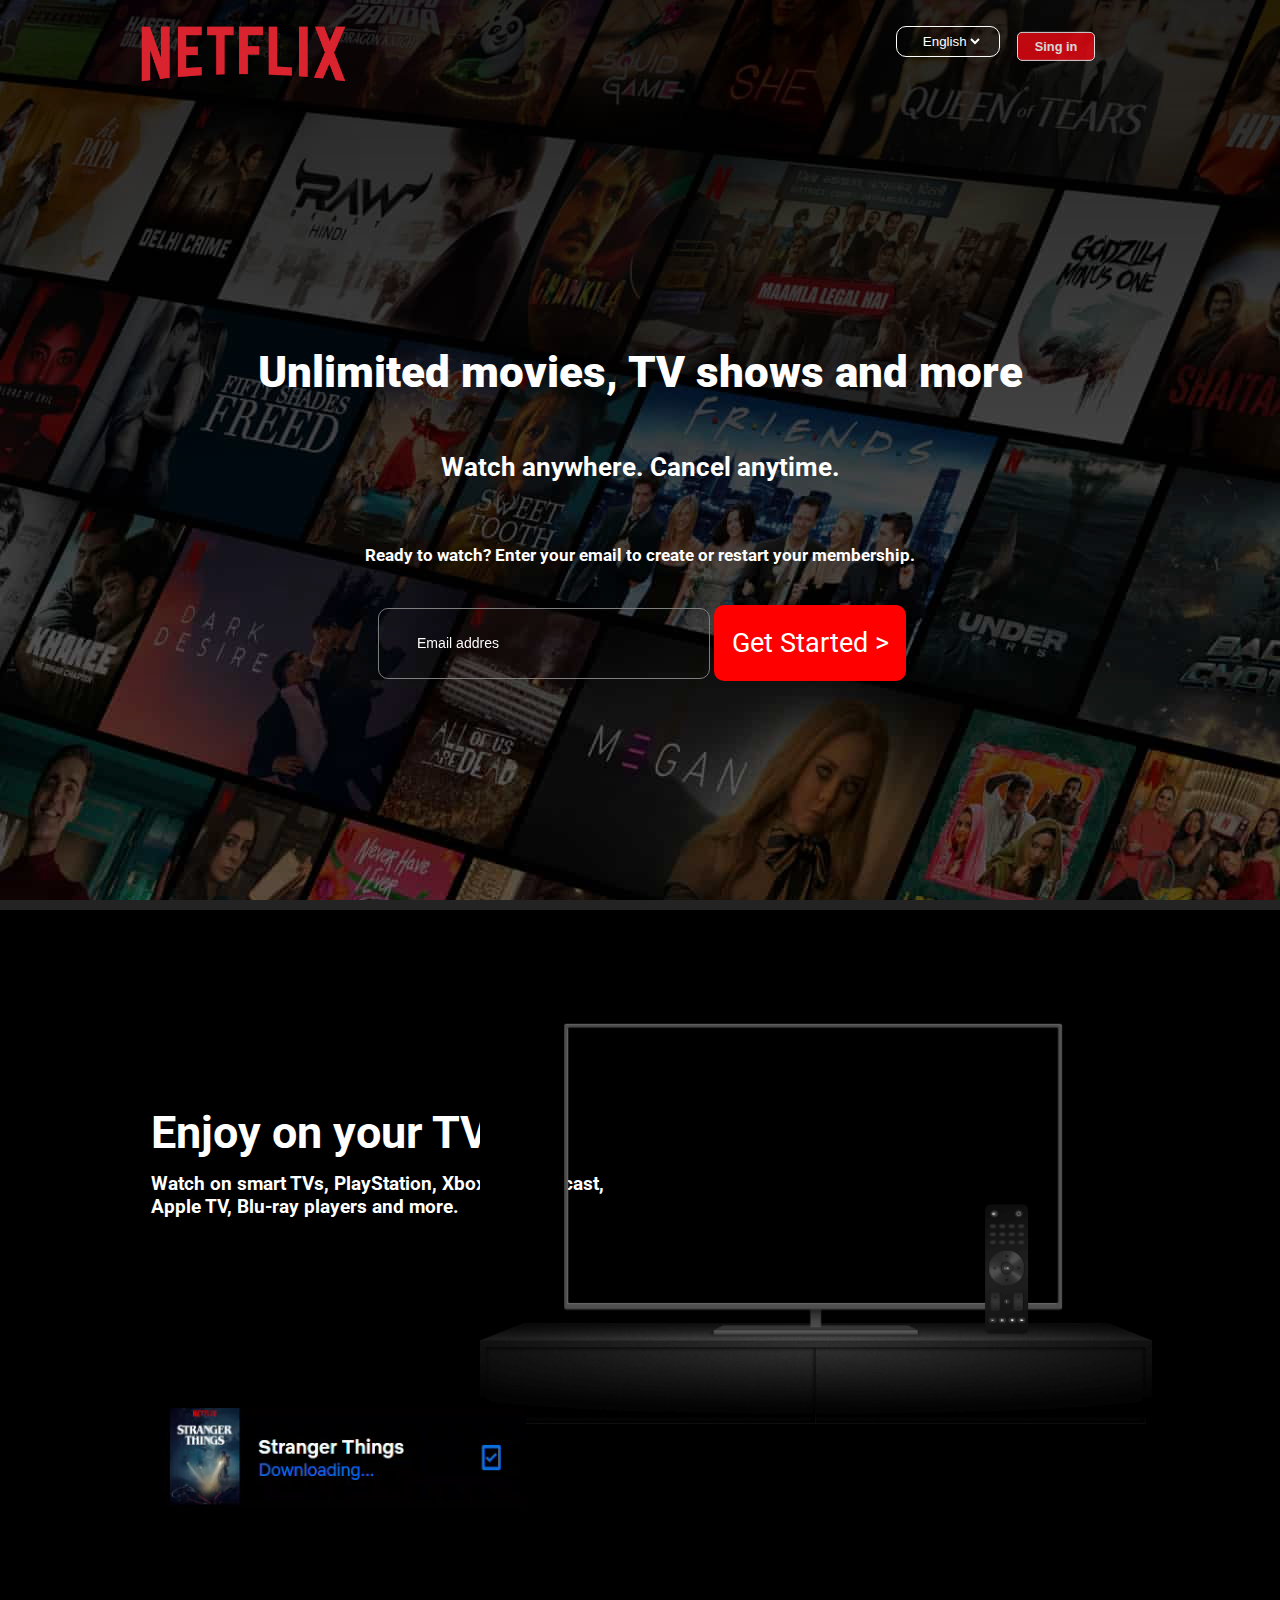
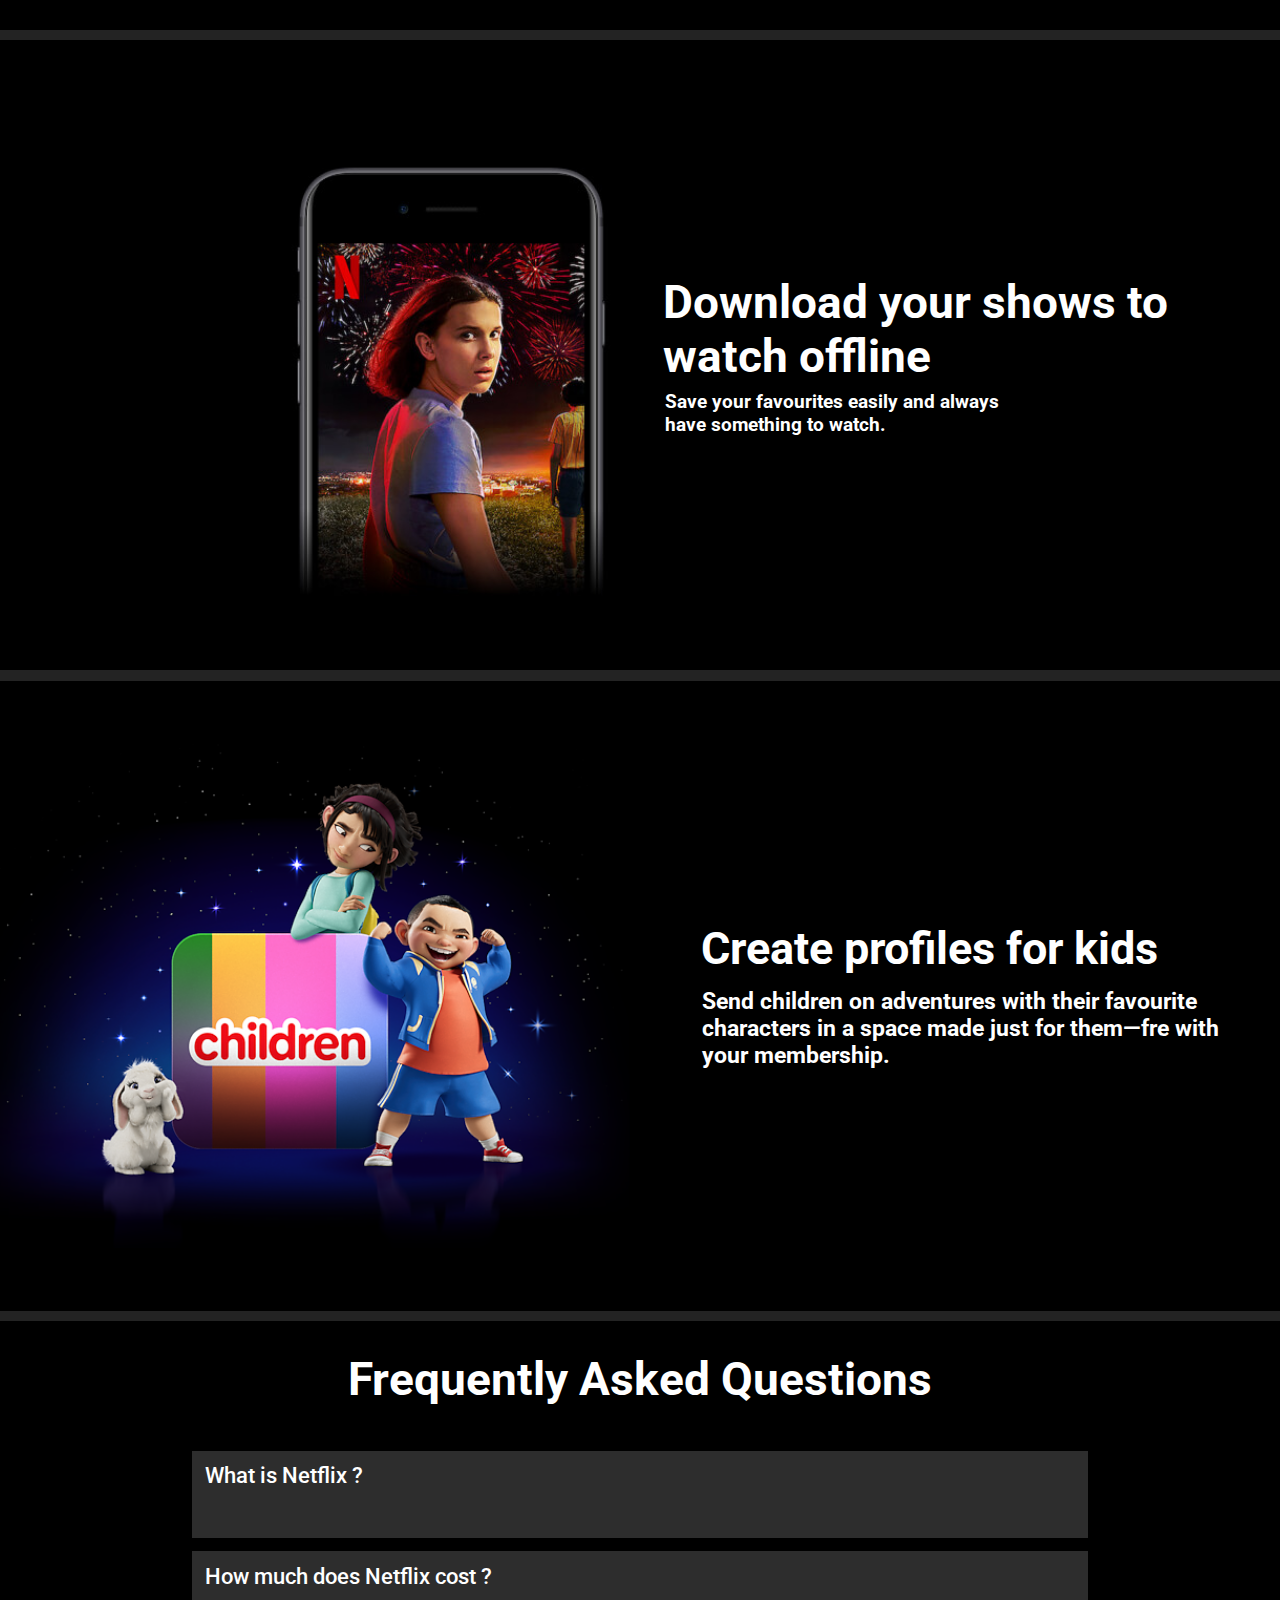
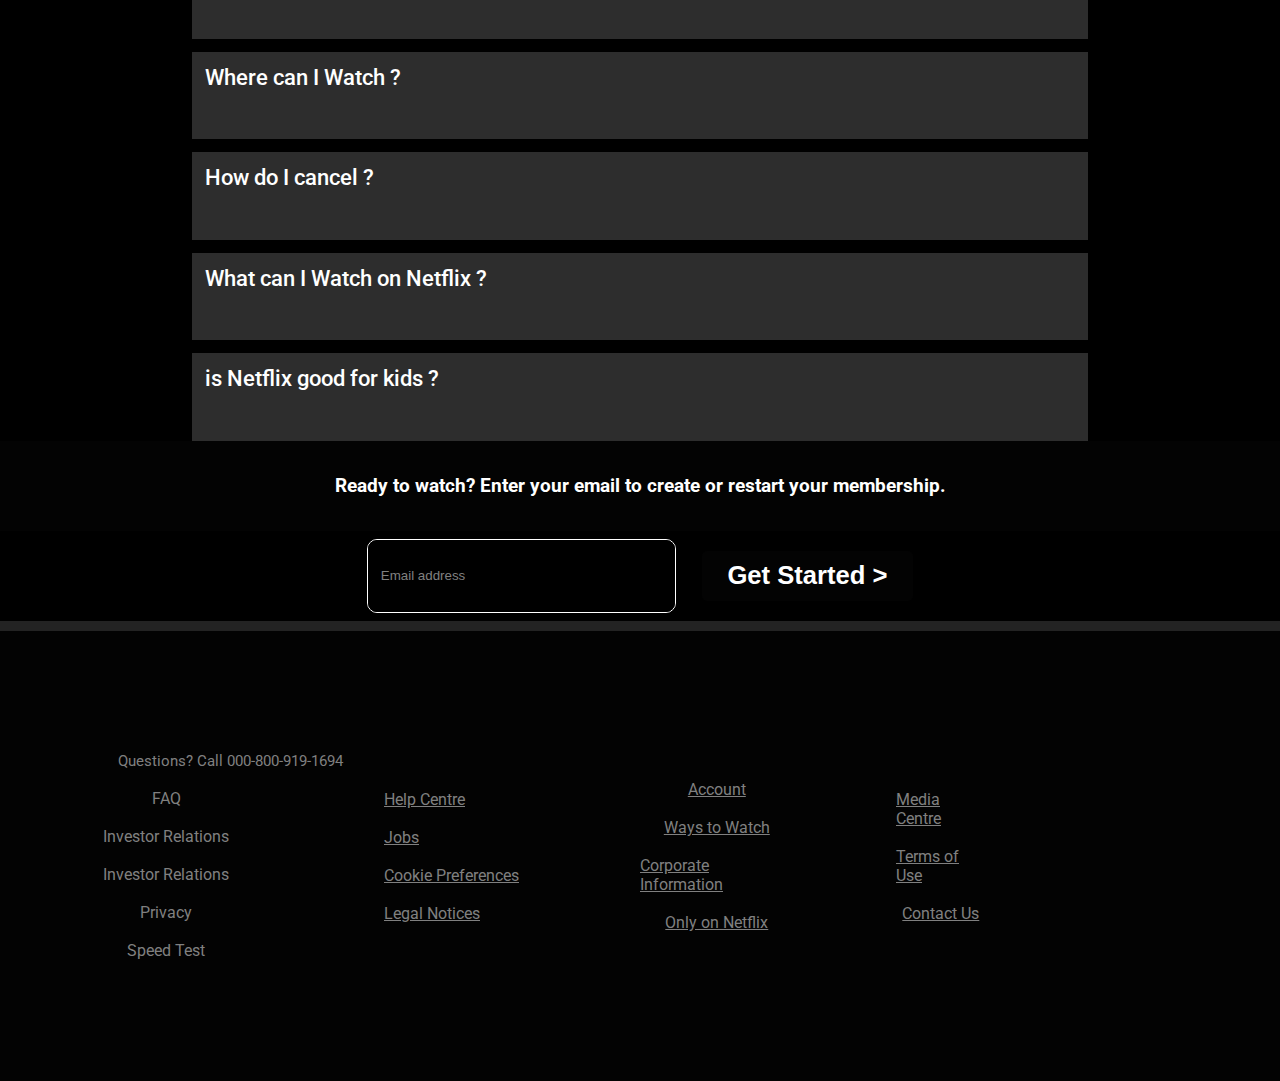
<file: index.html>
<!DOCTYPE html>
<html lang="en">
<head>
    <meta charset="UTF-8">
    <meta name="viewport" content="width=device-width, initial-scale=1.0">
    <title>Netflix india - Watch TV Shows</title>
    <link rel="shortcut icon" href="top-logo.png" height="200%" type="image/x-icon">
    <link rel="stylesheet" href="index.css">
    <link rel="stylesheet" href="https://cdnjs.cloudflare.com/ajax/libs/font-awesome/6.5.2/css/all.min.css" integrity="sha512-SnH5WK+bZxgPHs44uWIX+LLJAJ9/2PkPKZ5QiAj6Ta86w+fsb2TkcmfRyVX3pBnMFcV7oQPJkl9QevSCWr3W6A==" crossorigin="anonymous" referrerpolicy="no-referrer" />
</head>
<body>
    <div class="wrapper">
        <div class="main-page">
          <div class="navbar">

            <div class="left-nav">
              <img src="Netflix_Logo_PMS.png" height="60%" alt="">
            </div>

            <div class="right-nav">  
              <button>
                <i class="fa-solid fa-language"></i>
                <select class="search-select">
                <option>English</option>
                <option>Hindi</option>
              </select></button>
              <button id="button-sec">
                <a href="index2.html">
                  Sing in
                </a>
              </button>
            </div>
          </div>
          <div class="TV-shows">
            <div class="Unlimited"><h1>
              Unlimited movies, TV shows and more</h1></div>
            <div class="Cancel-anytime"><h4>Watch anywhere. Cancel anytime.</h4></div>
            <div class="membership">
              <h4>Ready to watch? Enter your email to create or restart your membership.</h4>
            </div>
            <div class="email">
              <div class="email-o">
                <input type="text"  placeholder="Email addres">
              </div>
              <div class="get-started"><h1>Get Started ></h1></div>
            </div>
          </div>
        </div>
        <div class="second-main">
          <div class="text-div">
            <h1>Enjoy on your TV</h1>
            <h5>Watch on smart TVs, PlayStation, Xbox, Chromecast, <br> Apple TV, Blu-ray players and more.</h5>
          </div>
         <div class="video-div">
          <video src="second-main-v.mp4" autoplay muted height="60%"></video>
          <img src="Second-main.png" height="100%" alt="">
         </div>
        </div>

        <div class="Download-shows">
          <div class="Download-shows-first">
            <img src="thared-div.jpg" height="80%" alt="">
          </div>
          <div class="Download-shows-Second">
            <h1>Download your shows to <br> watch offline</h1>
            <h4>Save your favourites easily and always <br> have something to watch.</h4>
          </div>  

          <div class="smaill-div">
            <video src="thard-div.mp4" autoplay muted  height="80%">
              
            </video>
          </div>

         
        </div>
        <div class="Watch-everywhere">
          <div class="Watch-everywhere-first">
            <img src="div-four.png" height="80%" >
          </div>
          <div class="Watch-everywhere-second">
            <h1>Create profiles for kids</h1>
            <h5>Send children on adventures with their favourite  <br>characters in a space made just for them—fre with <br>  your membership.

            </h5>
          </div>
        </div>
        <div class="FrequentlyAsked-Questions">
          <div class="Frequently">
            <h1>Frequently Asked Questions</h1>
          </div>

          <div class="netflix-first">
           <div class="netfli-f">
            <h3>What is Netflix ?</h3>
           </div>
           <div class="netfli-s">
            <i class="fa-solid fa-plus"></i>
           </div>
          </div>
          <div class="netflix-first">
            <div class="netfli-f">
              <h3>How much does Netflix cost ?</h3>
            </div>
            <div class="netfli-s">
              <i class="fa-solid fa-plus"></i>
            </div>
          </div>
          <div class="netflix-first">
            <div class="netfli-f">
              <h3>Where can I Watch ?</h3>
            </div>
            <div class="netfli-s">
              <i class="fa-solid fa-plus"></i>
            </div>
          </div>
          <div class="netflix-first">
            <div class="netfli-f">
              <h3>How do I cancel ?</h3>
            </div>
            <div class="netfli-s">
              <i class="fa-solid fa-plus"></i>
            </div>
          </div>
          <div class="netflix-first">
            <div class="netfli-f">
              <h3>What can I Watch on Netflix ?</h3>
            </div>
            <div class="netfli-s">
              <i class="fa-solid fa-plus"></i>
            </div>
          </div>
          <div class="netflix-first">
            <div class="netfli-f">
              <h3>is Netflix good for kids ?</h3>
            </div>
            <div class="netfli-s">
              <i class="fa-solid fa-plus"></i>
            </div>
          </div>
        </div>

        <div class="Ready-towatch">
          <div class="Ready-towatch-first">
            <h3>Ready to watch? Enter your email to create or restart your membership.</h3>
          </div>
          <div class="Ready-towatch-second">
          <button class="last">
            <input type="text" placeholder="Email address">
          </button>

          <button class="last-second">
                <h6>Get Started ></h6>
          </button>
          </div>
        </div>

        <footer>
          <div class="first-footer">
            <p>Questions? Call 000-800-919-1694</p>
            <br>
            <a href="#">FAQ</a>
            <br>
            <a href="#">Investor Relations</a>
            <br>
            <a href="#">Investor Relations</a>
            <br>
            <a href="#">Privacy</a>
            <br>
            <a href="#">Speed Test</a>

            <!-- <button class="english-button">
              <i class="fa-solid fa-language"></i>
              <p>English</p>
              <i class="fa-solid fa-caret-down"></i>
            </button> -->
          </div>
          <div class="second-footer">
            <a href="#">Help Centre</a>
            <br>
            <a href="#">Jobs</a>
            <br>
            <a href="#"> Cookie Preferences</a>
            <br>
            <a href="#"> Legal Notices</a>
          </div>
          <div class="thard-footer">
            <a href="#">Account</a>
            <br>
            <a href="#">Ways to Watch</a>
            <br>
            <a href="#">Corporate Information</a>
            <br>
            <a href="#">Only on Netflix</a>
          </div>
          <div class="four-footer">
            <a href="#"> Media Centre</a>
            <br>
            <a href="#"> Terms of Use</a>
            <br>
            <a href="#">  Contact Us</a>
          </div>
        </footer>
    </div>
    <script
    src="https://cdnjs.cloudflare.com/ajax/libs/gsap/3.12.5/gsap.min.js"
    integrity="sha512-7eHRwcbYkK4d9g/6tD/mhkf++eoTHwpNM9woBxtPUBWm67zeAfFC+HrdoE2GanKeocly/VxeLvIqwvCdk7qScg=="
    crossorigin="anonymous"
    referrerpolicy="no-referrer"></script>
    <script src="script.js"></script>
</body>
</html>
</file>
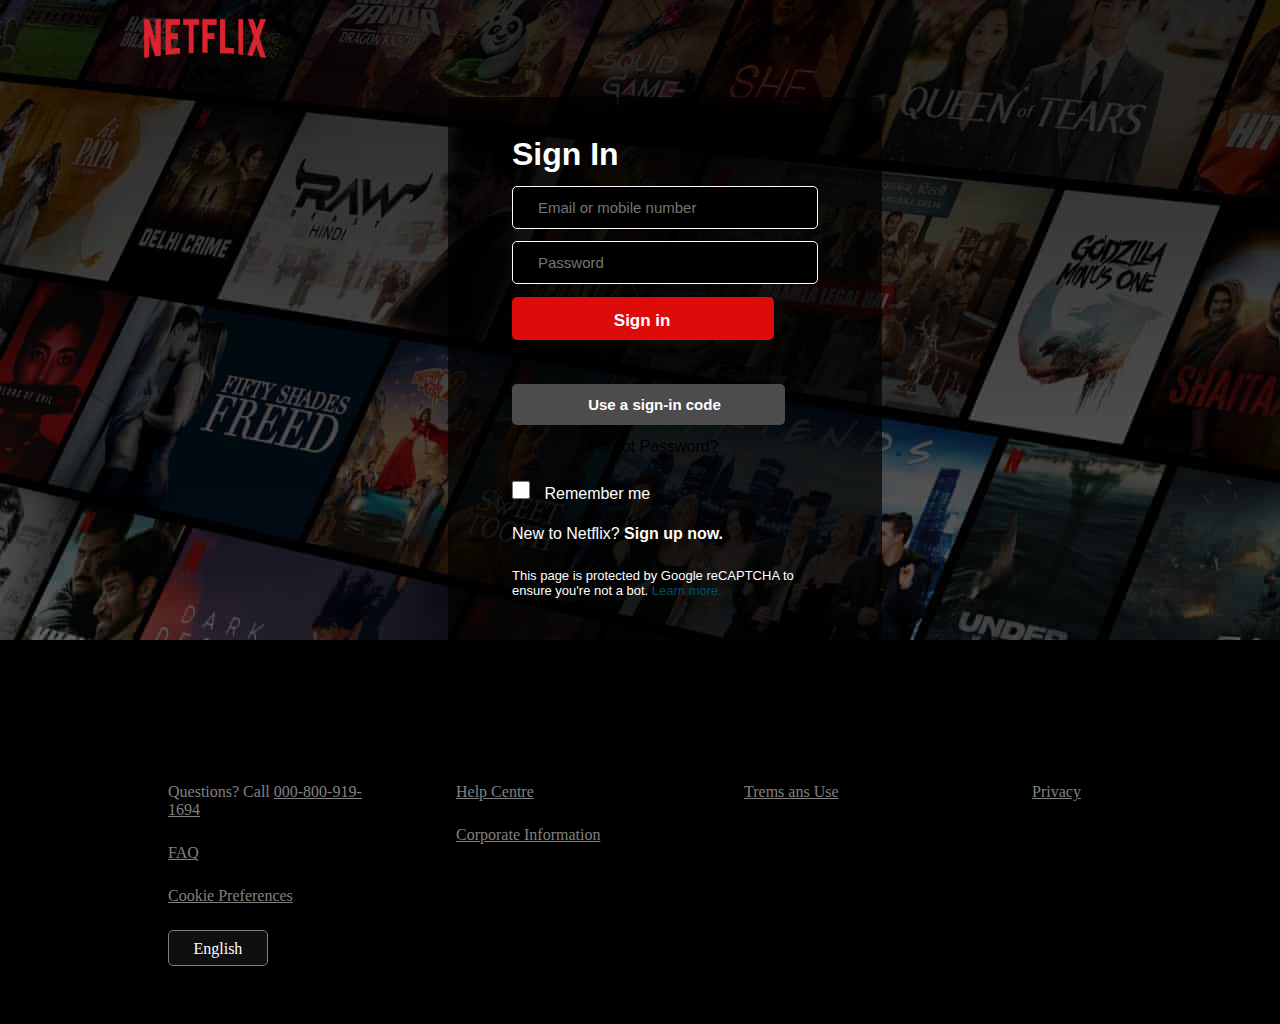
<file: index2.html>
<!DOCTYPE html>
<html lang="en">
  <head>
    <meta charset="UTF-8" />
    <meta name="viewport" content="width=device-width, initial-scale=1.0" />
    <link rel="stylesheet" href="style.css"/>
    <link rel="shortcut icon" href="netflix_PNG15.png" type="image/x-icon" />
    <link
      rel="stylesheet"
      href="https://cdnjs.cloudflare.com/ajax/libs/font-awesome/6.5.2/css/all.min.css"
      integrity="sha512-SnH5WK+bZxgPHs44uWIX+LLJAJ9/2PkPKZ5QiAj6Ta86w+fsb2TkcmfRyVX3pBnMFcV7oQPJkl9QevSCWr3W6A=="
      crossorigin="anonymous"
      referrerpolicy="no-referrer"
    />
    <title>Netflix Sign in</title>
  </head>
  <body>
    <div class="netflix-signin">
      <div class="netflix-sign-bg">
        <img src="Netflix_Logo_PMS.png" alt/>
        <div class="sign-in-box">
          <h1>Sign In</h1>
          <div><input type="text" placeholder="Email or mobile number" /></div>
          <div><input type="text" placeholder="Password" /></div>
          <div>
            <button><p>Sign in</p></button>
          </div>
          <p class="or">OR</p>
          <div>
            <button class="code"><h4>Use a sign-in code</h4></button>
          </div>
          <p class="pass">Forgot Password?</p>
          <div class="sign-in-lower">
            <input type="checkbox" name="checkbox" id="chek" />
            Remember me
            <p class="qus">New to Netflix? <b>Sign up now.</b></p>
            <p class="captcha">
              This page is protected by Google reCAPTCHA to <br> ensure you're not a
              bot. <a href="#">Learn more.</a>
            </p>
          </div>
        </div>
      </div>
    </div>
    <footer>
      <div class="footer-box1">
        <p>Questions? Call <a href="#">000-800-919-1694</a></p>
        <div><a href="#">FAQ</a></div>
        <div><a href="#">Cookie Preferences</a></div>
        <div>
         <div class="buuton-div">
          <i class="fa-solid fa-language"></i>
          <p>English</p>
          <i class="fa-solid fa-caret-down"></i>
         </div>
        </div>
      </div>
      <div class="footer-box1">
        <div><a href="#">Help Centre</a></div>
        <div><a href="#">Corporate Information</a></div>
      </div>
      <div class="footer-box1">
        <div><a href="#">Trems ans Use</a></div>
      </div>
      <div class="footer-box1">
        <div><a href="#">Privacy</a></div>
      </div>
    </footer>
    <!-- <script src="script.js"></script> -->
  </body>
</html>
</file>
<file: index.css>
@import url('https://fonts.googleapis.com/css2?family=Roboto:ital,wght@0,100;0,300;0,400;0,500;0,700;0,900;1,100;1,300;1,400;1,500;1,700;1,900&display=swap');

*{
    margin: 0;
    padding: 0;
    box-sizing: border-box;
}

html,body{
    height: 100%;
    width: 100%;
    background-color: rgb(35,35,35);
    font-family: "Roboto", sans-serif;

}
.wrapper{
    height: 100%;
    width: 100%;
    background-color: #caffa9;
}

.main-page{
    height: 100%;
    width: 100%;
    /* display: flex; */
    background: linear-gradient(rgba(0,0,0,0.8), rgba(0,0,0,0.5)),
url(IN-en-20240610-popsignuptwoweeks-perspective_alpha_website_small.jpg);
}

.navbar{
    height: 20%;
    width: 100%;
    background-color:transparent;
    display: flex;
}

.left-nav{
    height: 100%;
    width: 50%;
    background-color: transparent;
}

.right-nav{
    height: 100%;
    width: 50%;
    /* background-color: rgb(139, 111, 139); */
    padding-top: 2vw;
    padding-left: 20vw;
}

.main-page img{
    color: red;
    margin-left: 9vw;
}

.right-nav button {
    padding: .5vw 1.3vw;
    /* padding: 1vw 3vw; */
    border-radius: 10px;
    background-color: transparent;
    border: .2px solid white;
    color: white;
}

.right-nav button i{
    font-size: 1vw;
    padding: 0 .2vw;
}

.search-select{
    background-color: transparent;
    width: fit-content;
    text-align: center;
    padding: 0vw 0vw;
    border: none;
    color: white;

}


.search-select option p{
    font-size: 4vw;
    font-weight: 900;
}

#button-sec{
    border-radius: 5px;
    background-color: rgb(229,9,20);
    margin: 0 1vw;
}

#button-sec a{
    text-decoration: none;
    font-size: 1vw;
    font-weight: 600;
    color: white;
    /* background-color: red; */
   
}


.TV-shows{
    height: 70%;
    width: 100%;
    /* background-color: lightcoral; */
    margin-top: 1vw;
    display: flex;
    flex-direction: column;
    align-items: center;
    justify-content: center;
}

.Unlimited{
    height: 15%;
    width: 100%;
    /* background-color: red; */
    display: flex;
    align-items: center;
    justify-content: center;
}

.Unlimited h1{
    font-size: 3.4vw;
    font-weight: 900;
    color: white;
    
}

.Cancel-anytime{
    height: 15%;
    width: 100%;
    /* background-color: rgb(118, 223, 76); */
    display: flex;
    align-items: center;
    justify-content: center;
    color: white;

}


.Cancel-anytime h4{
    font-size: 2vw;
}

.membership{
    height: 13%;
    width: 100%;
    /* background-color: rgb(216, 82, 29); */
    display: flex;
    align-items: center;
    justify-content: center;
}

.membership h4{
    font-size:  1.3vw;
    color: white;
}


.email{
    height: 15%;
    width: 100%;
    /* background-color: orange ; */
    display: flex;
    align-items: center;
    justify-content: center;
}

.email-o input{
    color: white;
    padding-left: 3vw;
    filter: brightness(6);
    /* background-color: black; */
}

.email-o{
    height: 75%;
    width: 26%;
    background-color:transparent;
    margin: 0 .3vw;
    border-radius: 10px;
    display: flex;
    align-items: center;
    justify-content: center;
    border: 1px solid gray;
    /* color: white; */
}

.email-o input{
    height: 100%;
    width: 100%;
    border: none;
    background-color: transparent;
    border: none;
    border-radius: 10px;
}
.email-o input::placeholder{
    font-size: 1.1vw;
    /* padding-left: .7vw; */
    background-color: transparent;
    border: none;
}


.get-started{
    height: 80%;
    width: 15%;
    background-color: red;
    border-radius: 10px;
    display: flex;
    align-items: center;
    justify-content: center;
}

.get-started h1{
    color: white;
    font-size: 27px;
    font-weight: 400;
}


.get-started:hover{
    background-color: rgb(226, 30, 30);
    cursor: pointer;
}

.second-main{
    height: 80%;
    width: 100%;
    background-color: rgb(0,0,0);
    margin-top: .8vw;
    display: flex;
   
}

.text-div{
    height: 70%;
    width: 50%;
    background-color:rgb(0,0,0);
    display: flex;
    align-items: center;
    justify-content: center;
    flex-direction: column;
}


.text-div h1{
    font-size: 3.5vw;
    color: white;
    /* padding-right: 9vw; */
}

.text-div h5{
    font-size: 1.5vw;
    padding-top: 1vw;
    color: white;
    padding-left: 9vw;
}

.video-div{
    height: 70%;
    width: 50%;
    background-color:rgb(0,0,0);
    position: relative;
  
}

.video-div video{
    margin-top: 5vw;
    margin-left: 8vw;
}

.video-div img{
    position: absolute;
    top:1vw;
    right:10vw
}

.Download-shows{
    height: 70%;
    width: 100%;
    background-color:rgb(195, 56, 56);
    /* position: relative; */
    margin-top: .8vw;
    display: flex;
}

.Download-shows-first{
    height: 100%;
    width: 50%;
    background-color: rgb(0,0,0);
}

.Download-shows-first img{
    margin-left: 9vw;
    margin-top: 4vw;
}

.Download-shows-Second{
    height: 100%;
    width: 50%;
    background-color:rgb(0,0,0);
    display: flex;
    align-items: center;
    justify-content: center;
    flex-direction: column;
}

.smaill-div{
    height: 14%;
    width: 20%;
    background-color: rgb(0,0,0);
    position: absolute;
    top:109vw;
    left:17vw;
    border-radius: 10px;
    display: flex;
    align-items: center;
    justify-content: center;
}

.smaill-div video{
    border-radius: 10px;
}

.Download-shows-Second h1{
     font-size: 3.6vw;
     margin-right: 7vw;
     color: white;
}

.Download-shows-Second h4{
    font-size: 1.5vw;
    margin-right: 20vw;
    padding-top: .5vw;
    color: white;
}


.Watch-everywhere{
    height: 70%;
    width: 100%;
    /* background-color: purple; */
    display: flex;
    margin-top: .8vw;
}

.Watch-everywhere-first{
    height: 100%;
    width: 50%;
    background-color: rgb(0,0,0);
    display: flex;
    align-items: center;
    justify-content: center;
}


.Watch-everywhere-second{
    height: 100%;
    width: 50%;
    background-color:  rgb(0,0,0);
    display: flex;
    align-items: center;
    justify-content: center;
    flex-direction: column;

}


.Watch-everywhere-second h5{
    font-size: 1.8vw;
    margin-top: 1vw;
    color: white;
   
}



.Watch-everywhere-second h1{
    font-size: 3.5vw;
    margin-right: 4.7vw;
    color: white;
   
}


.FrequentlyAsked-Questions{
    height: 80%;
    width: 100%;
    background-color: rgb(0, 0, 0);
    margin-top: .8vw;
    display: flex;
    align-items: center;
    justify-content: center;
    flex-direction: column;
}

.Frequently {
    height: 20%;
    width: 100%;
    background-color: rgb(0,0,0);
    display: flex;
    align-items: center;
    justify-content: center;
  
}

.Frequently h1{
    font-size: 3.6vw;
    color: white;
    
}


.netflix-first{
    width: 70%;
    height: 15%;
    /* background-color: red; */
    display: flex;
    margin-top: 1vw;
    border-radius: 10px;
}

.netfli-f:hover{
    background-color: rgb(90, 90, 90);
}

.netfli-s:hover{
    background-color:  rgb(90, 90, 90);
}

.netfli-s i{
    font-size: 2.6vw;
    font-weight: 400;
    color: white;
}

.netfli-f{
    height: 100%;
    width: 90%;
    background-color:rgb(45,45,45);
}

.netfli-s{
    height: 100%;
    width: 10%;
    background-color:rgb(45,45,45);
    display: flex;
    align-items: center;
    justify-content: center;
}


.netfli-f h3{
   margin-top: 1vw;
   margin-left: 1vw;
   font-size: 1.7vw;
   font-weight: 500;
   color: white;
}



.netflix-second{
    width: 70%;
    height: 15%;
    background-color: rgb(45,45,45);
    margin-top: .7vw;
    display: flex;
}


.netflix-thard{
    width: 70%;
    height: 15%;
    background-color: rgb(45,45,45);
    margin-top: .7vw;
    display: flex;
}

.netflix-fourth{
    width: 70%;
    height: 15%;
    background-color: rgb(45,45,45);
    margin-top: .7vw;
    display: flex;
}

.netflix-fifth{
    width: 70%;
    height: 15%;
    background-color: rgb(45,45,45);
    margin-top: .7vw;
    display: flex;
}

.netflix-sixth{
    width: 70%;
    height: 15%;
    background-color: rgb(45,45,45);
    margin-top: .7vw;
    display: flex;
}


.Ready-towatch{
    height: 20%;
    width: 100%;
    background-color: rgb(45,45,45);
}

.Ready-towatch-first{
    height: 50%;
    width: 100%;
    background-color: rgb(3, 3, 3);
    display: flex;
    align-items: center;
    justify-content: center;
}


.Ready-towatch-first h3{
    font-size: 1.5vw;
    color: white;
}

.Ready-towatch-second{
    height: 50%;
    width: 100%;
    background-color: black;
    display: flex;
    align-items: center;
    justify-content: center;
}


.last{
    border-radius: 10px;
    overflow: hidden;
    border: 1px solid white;
}

.last input{
 height: 8vh;
 width: 24vw;
    border: none;
    color: black;
    padding-left: 1vw;
    background-color: black;

}

.last input::placeholder{
     /* padding-left: 1vw; */
     color: gray;
}


.last-second{
    padding: .8vw 2vw;
    margin-left: 2vw;
    border-radius: 5px;
    background-color: rgb(3, 3, 3);
    border: none;
}

.last-second h6{
    color: white;
    font-size: 2vw;
}


footer{
    height: 50%;
    width: 100%;
    background-color: rgb(3, 3, 3);
    margin-top: .8vw;
    display: flex;
}

.first-footer{
    height: 100%;
    width: 30%;
    background-color:rgb(3, 3, 3);
    display: flex;
    align-items: center;
    justify-content: center;
    flex-direction: column;
}

.first-footer a{
    text-decoration: none;
    color: gray;
    margin-right: 4vw;
}


.first-footer p{
    font-size: 1.2vw;
    color: gray;
    margin-left: 6vw;
}


.second-footer{
    height: 100%;
    width: 20%;
    background-color: rgb(3, 3, 3);
    flex-direction: column;
    display: flex;
    align-items: start;
    justify-content: center;
}


.second-footer a{
    /* text-decoration: none; */
    color: gray;
}


.thard-footer{
    height: 100%;
    width: 20%;
    background-color: rgb(3, 3, 3);
    display: flex;
    align-items: center;
    justify-content: center;
    flex-direction: column;
}

.thard-footer a{
    color: gray;
    margin-right: 8vw;
}


.four-footer{
    height: 100%;
    width: 20%;
    background-color: rgb(3, 3, 3);
    display: flex;
    align-items: center;
    justify-content: center;
    flex-direction: column;

}

.four-footer a{
    color: gray;
    margin-right: 13vw;
}


.english-button{
   height: 5vh; 
   width: 30%;
   margin-top: 1vw;
   border-radius: 10px;
   display: flex;
   align-items: center;
   justify-content: center;
}

.english-button p{
font-size: px;
display: flex;
align-items: center;
justify-content: center;
}
</file>
<file: style.css>
*{
    margin: 0;
    padding: 0;
    box-sizing: border-box;
}

.netflix-signin{
    height: 100%;
    width: 100%;
    /* background-color: aqua; */
    font-family: Arial, Helvetica, sans-serif;
}
.netflix-sign-bg{
    height: 50vw;
    width: 100%;
    background-color: blueviolet;
    background-image: url(/);
    background-position: center;
    background-size: cover;
    background-repeat: no-repeat;
    background: linear-gradient(rgba(0,0,0,0.8), rgba(0,0,0,0.5)),
    url(IN-en-20240610-popsignuptwoweeks-perspective_alpha_website_small.jpg);
}
.netflix-sign-bg img{
    height: 12%;
    width: 12%;
    margin-left: 10vw;
}
.sign-in-box{
    height: 85%;
    width: fit-content;
    /* background-color: blue; */
    background: linear-gradient(rgba(0,0,0,0.7), rgba(0,0,0,0.7));
    margin-left: 35vw;
    margin-top: 1.3vw;
    border-radius: 5px 5px 0 0;
    padding: 3vw 5vw;
    /* text-align: center; */
}
.sign-in-box h1{
    /* margin-left: -12vw; */
    color: white;
}
.sign-in-box input{
    padding: 12px 25px;
    padding-right: 80px;
    background-color: black;
    /* filter: blur(15px black); */
    /* filter: brightness(0.3);
    background-color: #fff; */
    color: white;
    margin-top: 1vw;
    font-size: 15px;
    border: 1px solid white;
    border-radius: 5px;
    /* background: linear-gradient(rgba(0,0,0,0.8), rgba(0,0,0,0.5)); */
}

.sign-in-box button{
    padding: 9px 25px;
    /* text-align: center; */
    padding-right: 8.1vw;
    margin-top: 1vw;
    color: white;
    font-size: 15px;
    background-color: rgb(222, 11, 11);
    border-radius: 5px;
    border: none;
}
.sign-in-box button p{
margin-left: 6vw;
margin-top: 5px;
font-weight: 600;
font-size: 17px;
}
.or{
    margin-left: 9vw;
}
.pass{
    margin-left: 6vw;
}
.code{
    padding: 12px 25px !important;
    padding-right: 5vw !important;
    background-color: white !important;
    background: linear-gradient(rgba(0,0,0,0.7), rgba(0,0,0,0.7));

    /* background: linear-gradient(rgba(0,0,0,0.8), rgba(0,0,0,0.5)); */
}
.code h4{
    margin-left: 4vw !important;
}
.sign-in-box p{
    margin-top: 1vw;
}
.sign-in-lower{
    height: 15vw;
    width: 100%;
    /* background-color: blueviolet; */
    margin-top: 1vw;
    color: white;
}
input[type="checkbox"]{
    width: 18px;
    height: 18px;
    margin-bottom: 2vw;
    margin-right: 10px;
}

.sign-in-lower p{
    margin: 0;
}
.sign-in-lowe .qus{
    margin-top: 2vw;
}
.sign-in-lower .captcha{
    font-size: 13px;
    margin-top: 2vw;
} 
.sign-in-lower .captcha a{
    text-decoration: none;
    color: rgb(2, 78, 104);
}
footer{
    height: 30vw;
    width: 100%;
    background-color: black;
}


footer{
    height: 30vw;
    width: 100%;
    background-color: black;
    display: flex;
    align-items: center;
    justify-content: center;
    /* padding: 0 5vw; */
    padding-left: 10vw;
}



.footer-box1{
    height: 80%;
    width: 35%;
    /* background-color: chartreuse; */
    text-align: start;
   padding: 80px 40px;
   color: gray;
}


.footer-box1 a{
    color: gray;
}


.footer-box1 p{
    margin-top: 25px;
    margin-left: 0;
}
.footer-box1 div{
    margin-top: 25px;
    color: white;
    color: gray;

}

.language button{
    padding: .1vw;
    flex-direction: column;
}

.buuton-div{
    height: 4vh;
    border-radius: 5px;
    border: 1px solid gray;
    width: 48%;
    background-color: rgb(15,15,15);
    display: flex;
    align-items: center;
    justify-content: center;
    /* flex-direction: column; */
}

.buuton-div p{
    display: flex;
    align-items: center;
    justify-content: center;
    padding-bottom: 1.8vw;
    color: white;
}


.buuton-div i{
  color: rgb(255,255,255);
  margin: 0vw .7vw;
}
</file>
